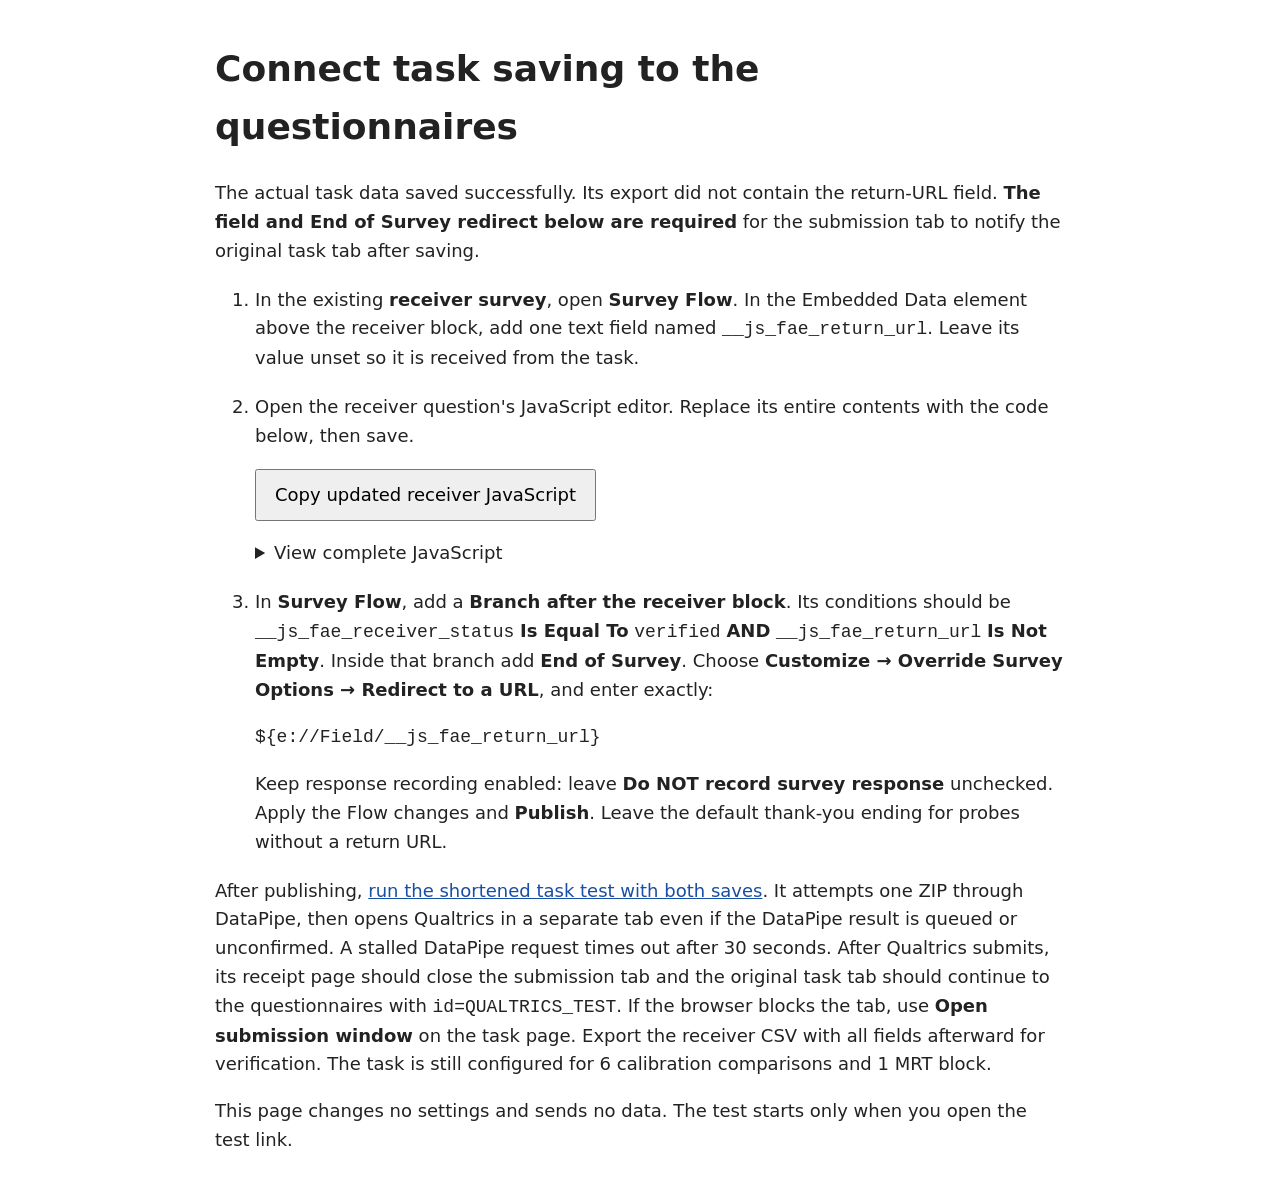
<file: qualtrics/FAE_Receiver_Return_Setup.html>
<!doctype html>
<html lang="en"><meta charset="utf-8"><meta name="viewport" content="width=device-width,initial-scale=1">
<title>Connect task saving to the questionnaires</title>
<style>body{max-width:850px;margin:40px auto;padding:0 24px;font:18px/1.6 system-ui;color:#222}li{margin:20px 0}code,textarea{font-family:monospace}textarea{width:100%;height:180px;box-sizing:border-box}button{font:inherit;padding:10px 18px;cursor:pointer}a{color:#174ea6}</style>
<h1>Connect task saving to the questionnaires</h1>
<p>The actual task data saved successfully. Its export did not contain the return-URL field. <b>The field and End of Survey redirect below are required</b> for the submission tab to notify the original task tab after saving.</p>
<ol>
<li>In the existing <b>receiver survey</b>, open <b>Survey Flow</b>. In the Embedded Data element above the receiver block, add one text field named <code>__js_fae_return_url</code>. Leave its value unset so it is received from the task.</li>
<li>Open the receiver question's JavaScript editor. Replace its entire contents with the code below, then save.<p><button id="copy" type="button">Copy updated receiver JavaScript</button> <span id="status" role="status"></span></p><details><summary>View complete JavaScript</summary><textarea id="source" readonly spellcheck="false">(function () {
function createQualtricsCodec() {
  // Keep this entire factory in ES5 syntax: Qualtrics' editor parses the inlined
  // copy separately from the participant browser. Promises/WebCrypto run there.
  var chunkSize = 18000, maxChunks = 256, schema = 'fae-qualtrics-zip-v1';
  function chunkName(n) { return 'fae_zip_' + ('0000' + n).slice(-4); }
  var metadata = ['fae_schema', 'fae_session_id', 'fae_subject_id', 'fae_filename',
    'fae_zip_bytes', 'fae_zip_sha256', 'fae_chunk_count', 'fae_run_mode', 'fae_return_url'];
  var fieldNames = metadata.slice();
  for (var index = 1; index &lt;= maxChunks; index++) fieldNames.push(chunkName(index));
  function fail(message) { throw new Error(message); }
  function scalar(value, label) {
    if (typeof value !== 'string' || !value || value.length &gt; 256 || /[\r\n\0]/.test(value)) fail('Invalid ' + label);
    return value;
  }
  function filename(value) {
    scalar(value, 'filename');
    if (!/^[A-Za-z0-9][A-Za-z0-9_.-]*\.zip$/.test(value)) fail('Unsafe ZIP filename');
    return value;
  }
  function integer(value, label, max) {
    if (!/^[1-9][0-9]*$/.test(String(value))) fail('Invalid ' + label);
    var n = Number(value);
    if (!isFinite(n) || Math.floor(n) !== n || n &gt; max) fail(label + ' exceeds prototype capacity');
    return n;
  }
  function validateReturnUrl(value) {
    if (value == null || value === '') return '';
    if (typeof value !== 'string' || value.length &gt; 8000) fail('Invalid return URL');
    var url = new URL(value);
    var survey = /(?:^|\.)qualtrics\.com$/.test(url.hostname) &amp;&amp; /^\/jfe\/form\/SV_[A-Za-z0-9]+$/.test(url.pathname);
    var receipt = url.origin === 'https://aaestudy.github.io' &amp;&amp; url.pathname === '/Studytasks_2026test/qualtrics/saved.html';
    if (url.protocol !== 'https:' || url.username || url.password || (!survey &amp;&amp; !receipt)) fail('Invalid return destination');
    return url.href;
  }
  function hash(bytes) {
    var cryptoApi = typeof crypto !== 'undefined' ? crypto : null;
    if (!cryptoApi || !cryptoApi.subtle) fail('Secure browser hashing is unavailable');
    return cryptoApi.subtle.digest('SHA-256', bytes).then(function (digest) {
      var values = new Uint8Array(digest), hex = '';
      for (var n = 0; n &lt; values.length; n++) hex += ('0' + values[n].toString(16)).slice(-2);
      return hex;
    });
  }
  function build(bytes, info) {
    return Promise.resolve().then(function () {
      if (!(bytes instanceof Uint8Array) || !bytes.length) fail('Missing ZIP bytes');
      if (bytes.length &gt; chunkSize * maxChunks * 3 / 4) fail('ZIP exceeds prototype capacity');
      var binary = '';
      for (var n = 0; n &lt; bytes.length; n += 8192) binary += String.fromCharCode.apply(null, bytes.subarray(n, n + 8192));
      var base64 = btoa(binary);
      return hash(bytes).then(function (digest) {
        var fields = {
          fae_schema: schema,
          fae_session_id: scalar(info.sessionId, 'session ID'),
          fae_subject_id: scalar(info.subjectId, 'subject ID'),
          fae_filename: filename(info.filename),
          fae_zip_bytes: String(bytes.length),
          fae_zip_sha256: digest,
          fae_chunk_count: String(Math.ceil(base64.length / chunkSize)),
          fae_run_mode: info.runMode,
          fae_return_url: validateReturnUrl(info.returnUrl)
        };
        if (['test', 'full', 'probe'].indexOf(fields.fae_run_mode) === -1) fail('Invalid run mode');
        for (var n = 0; n &lt; base64.length; n += chunkSize) fields[chunkName(n / chunkSize + 1)] = base64.slice(n, n + chunkSize);
        return verify(fields).then(function () { return fields; });
      });
    });
  }
  function verify(fields) {
    return Promise.resolve().then(function () {
      if (fields.fae_schema !== schema) fail('Unrecognized envelope schema');
      scalar(fields.fae_session_id, 'session ID');
      scalar(fields.fae_subject_id, 'subject ID');
      filename(fields.fae_filename);
      validateReturnUrl(fields.fae_return_url);
      if (['test', 'full', 'probe'].indexOf(fields.fae_run_mode) === -1) fail('Invalid run mode');
      var count = integer(fields.fae_chunk_count, 'chunk count', maxChunks);
      var byteCount = integer(fields.fae_zip_bytes, 'ZIP byte count', chunkSize * maxChunks * 3 / 4);
      if (!/^[a-f0-9]{64}$/.test(fields.fae_zip_sha256 || '')) fail('Invalid SHA-256');
      var chunks = [];
      for (var n = 1; n &lt;= maxChunks; n++) {
        var value = fields[chunkName(n)];
        if (n &gt; count) {
          if (value != null &amp;&amp; value !== '') fail('Unexpected extra ZIP chunk');
          continue;
        }
        if (typeof value !== 'string' || !value.length || value.length &gt; chunkSize ||
            (n &lt; count &amp;&amp; value.length !== chunkSize)) fail('Missing or truncated chunk ' + n);
        chunks.push(value);
      }
      var base64 = chunks.join('');
      if (base64.length !== 4 * Math.ceil(byteCount / 3) ||
          !/^(?:[A-Za-z0-9+/]{4})*(?:[A-Za-z0-9+/]{2}==|[A-Za-z0-9+/]{3}=)?$/.test(base64)) fail('Invalid base64 or length');
      var binary = atob(base64);
      if (btoa(binary) !== base64) fail('Non-canonical base64');
      var bytes = new Uint8Array(binary.length);
      for (var i = 0; i &lt; binary.length; i++) bytes[i] = binary.charCodeAt(i);
      if (bytes.length !== byteCount) fail('ZIP byte count mismatch');
      if (bytes.length &lt; 22 || bytes[0] !== 0x50 || bytes[1] !== 0x4b || bytes[2] !== 3 || bytes[3] !== 4) fail('Missing ZIP header');
      return hash(bytes).then(function (digest) {
        if (digest !== fields.fae_zip_sha256) fail('ZIP checksum mismatch');
        return bytes;
      });
    });
  }
  return { build: build, verify: verify, validateReturnUrl: validateReturnUrl, fieldNames: fieldNames, chunkSize: chunkSize, maxChunks: maxChunks, schema: schema };
}
// Installed into QID1 by build-qualtrics-receiver.mjs, with the codec inlined.
Qualtrics.SurveyEngine.addOnload(function () {
  this.hideNextButton();
  this.hidePreviousButton();
});
Qualtrics.SurveyEngine.addOnReady(function () {
  var question = this;
  var engine = Qualtrics.SurveyEngine;
  var codec = createQualtricsCodec();
  var container = question.getQuestionContainer();
  // Text imports or the editor can strip custom HTML attributes.
  var message = container.querySelector('[data-fae-status]') || container.querySelector('.QuestionText') || container;
  var fields = {};
  function showFailure(error) {
    var reason = String(error.message || error).slice(0,200);
    try {
      engine.setJSEmbeddedData('fae_receiver_status', 'invalid');
      engine.setJSEmbeddedData('fae_receiver_error', reason);
    } catch (ignored) {}
    message.textContent = 'We could not verify the task data. Your upload has not been confirmed. Test diagnostic: ' + reason;
  }
  try {
    if (typeof engine.getJSEmbeddedData !== 'function' || typeof engine.setJSEmbeddedData !== 'function') {
      throw new Error('The new Qualtrics embedded-data methods are unavailable.');
    }
    engine.setJSEmbeddedData('fae_receiver_status', 'checking');
    for (var i = 0; i &lt; codec.fieldNames.length; i++) {
      var name = codec.fieldNames[i];
      fields[name] = engine.getJSEmbeddedData(name);
    }
    if (!fields.fae_schema) {
      throw new Error('Missing JS-visible schema. Check __js_fae_schema above this block in Survey Flow and use the updated test sender.');
    }
  } catch (error) {
    showFailure(error);
    return;
  }
  codec.verify(fields).then(function () {
    // Survey Flow handles this URL only after the response is submitted.
    engine.setJSEmbeddedData('fae_return_url', codec.validateReturnUrl(fields.fae_return_url));
    // "verified" means integrity checked in the browser, not yet durable storage.
    engine.setJSEmbeddedData('fae_receiver_status', 'verified');
    engine.setJSEmbeddedData('fae_receiver_error', '');
    message.textContent = 'Submitting task data. Please keep this window open…';
    question.clickNextButton();
  }).catch(showFailure);
});

}());
</textarea></details></li>
<li>In <b>Survey Flow</b>, add a <b>Branch after the receiver block</b>. Its conditions should be <code>__js_fae_receiver_status</code> <b>Is Equal To</b> <code>verified</code> <b>AND</b> <code>__js_fae_return_url</code> <b>Is Not Empty</b>. Inside that branch add <b>End of Survey</b>. Choose <b>Customize → Override Survey Options → Redirect to a URL</b>, and enter exactly:<p><code>${e://Field/__js_fae_return_url}</code></p>Keep response recording enabled: leave <b>Do NOT record survey response</b> unchecked. Apply the Flow changes and <b>Publish</b>. Leave the default thank-you ending for probes without a return URL.</li>
</ol>
<p>After publishing, <a href="../?subjectID=IDQUALTRICS_TEST&id=QUALTRICS_TEST&saveTo=both">run the shortened task test with both saves</a>. It attempts one ZIP through DataPipe, then opens Qualtrics in a separate tab even if the DataPipe result is queued or unconfirmed. A stalled DataPipe request times out after 30 seconds. After Qualtrics submits, its receipt page should close the submission tab and the original task tab should continue to the questionnaires with <code>id=QUALTRICS_TEST</code>. If the browser blocks the tab, use <b>Open submission window</b> on the task page. Export the receiver CSV with all fields afterward for verification. The task is still configured for 6 calibration comparisons and 1 MRT block.</p>
<p>This page changes no settings and sends no data. The test starts only when you open the test link.</p>
<script>
document.getElementById('copy').onclick = async function () {
  var source = document.getElementById('source');
  try {
    if (navigator.clipboard && navigator.clipboard.writeText) await navigator.clipboard.writeText(source.value);
    else { source.closest('details').open = true; source.focus(); source.select(); if (!document.execCommand('copy')) throw new Error('Copy unavailable'); }
    document.getElementById('status').textContent = 'Copied. Paste into the receiver question JavaScript editor.';
  } catch (error) {
    source.closest('details').open = true; source.focus(); source.select();
    document.getElementById('status').textContent = 'Press Command+C on Mac or Ctrl+C on Windows to copy the selected code.';
  }
};
</script></html>
</file>
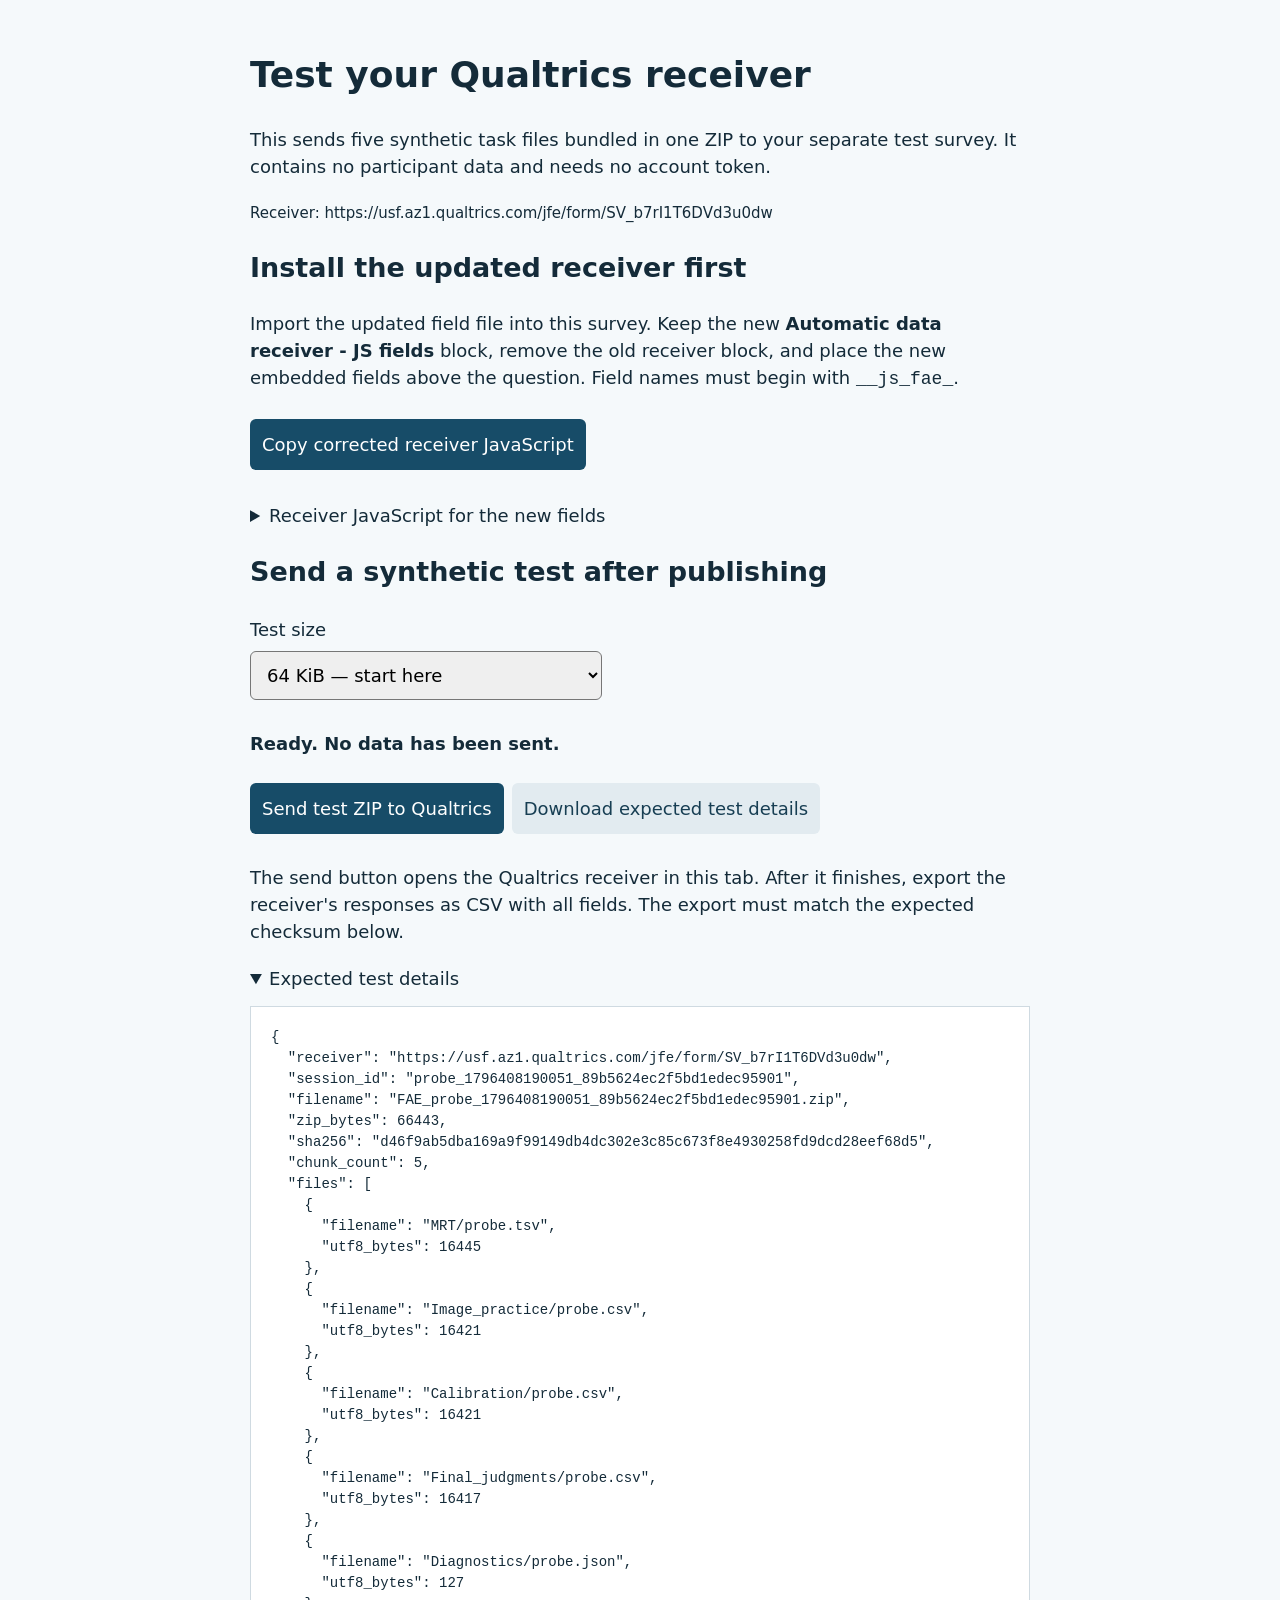
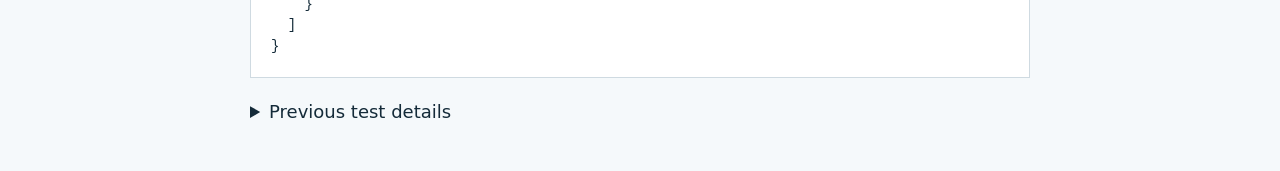
<file: qualtrics/FAE_Receiver_Test.html>
<!doctype html>
<html lang="en"><head><meta charset="utf-8"><meta name="viewport" content="width=device-width, initial-scale=1">
<title>FAE Qualtrics receiver test</title>
<style>
body{font:18px/1.5 system-ui,sans-serif;max-width:780px;margin:48px auto;padding:0 24px;color:#142b39;background:#f5f9fb}
label{display:block;margin-top:24px}select,button{font:inherit;padding:12px;border-radius:6px;margin:8px 8px 12px 0}
button{background:#174c68;color:#fff;border:0;cursor:pointer}button:disabled{opacity:.5;cursor:default}
#details{background:#e2ebf0;color:#173e53}pre{white-space:pre-wrap;overflow-wrap:anywhere;background:#fff;padding:20px;border:1px solid #cfdae1;font-size:14px}
#status{font-weight:600}small{overflow-wrap:anywhere}details{margin:20px 0}
textarea{box-sizing:border-box;width:100%;height:240px;font:13px/1.4 monospace;padding:12px}
</style></head><body>
<h1>Test your Qualtrics receiver</h1>
<p>This sends five synthetic task files bundled in one ZIP to your separate test survey. It contains no participant data and needs no account token.</p>
<small>Receiver: https://usf.az1.qualtrics.com/jfe/form/SV_b7rI1T6DVd3u0dw</small>
<h2>Install the updated receiver first</h2>
<p>Import the updated field file into this survey. Keep the new <strong>Automatic data receiver - JS fields</strong> block, remove the old receiver block, and place the new embedded fields above the question. Field names must begin with <code>__js_fae_</code>.</p>
<button id="copy-code">Copy corrected receiver JavaScript</button><p id="copy-status" role="status"></p>
<details id="code-panel"><summary>Receiver JavaScript for the new fields</summary><textarea id="receiver-code" readonly aria-label="Corrected receiver JavaScript" spellcheck="false"></textarea></details>
<h2>Send a synthetic test after publishing</h2>
<label for="size">Test size</label><select id="size"><option value="65536">64 KiB — start here</option><option value="2097152">2 MiB — after the first test passes</option></select>
<p id="status" role="status">Preparing synthetic files...</p>
<button id="send" disabled>Send test ZIP to Qualtrics</button><button id="details" disabled>Download expected test details</button>
<p>The send button opens the Qualtrics receiver in this tab. After it finishes, export the receiver's responses as CSV with all fields. The export must match the expected checksum below.</p>
<details open><summary>Expected test details</summary><pre id="summary"></pre></details>
<details><summary>Previous test details</summary><pre id="previous">No previous test recorded in this browser.</pre></details>
<script>function createSessionZip(files) {
  const encoder = new TextEncoder();
  const parts = [], central = [];
  let offset = 0;
  const crc32 = bytes => {
    let crc = 0xffffffff;
    for (const byte of bytes) {
      crc ^= byte;
      for (let bit = 0; bit < 8; bit++) crc = (crc >>> 1) ^ ((crc & 1) ? 0xedb88320 : 0);
    }
    return (crc ^ 0xffffffff) >>> 0;
  };
  const seen = new Set();
  for (const file of files) {
    if (!file.filename || file.filename.startsWith('/') || file.filename.includes('\\') ||
        file.filename.split('/').some(part => !part || part === '..' || part === '.') || seen.has(file.filename)) {
      throw new Error('Unsafe or duplicate ZIP filename');
    }
    seen.add(file.filename);
    const name = encoder.encode(file.filename), bytes = encoder.encode(file.text);
    if (name.length > 65535 || bytes.length > 0xffffffff) throw new Error('ZIP entry too large');
    const crc = crc32(bytes);
    const header = new Uint8Array(30 + name.length), h = new DataView(header.buffer);
    h.setUint32(0, 0x04034b50, true); h.setUint16(4, 20, true);
    h.setUint16(6, 0x800, true); h.setUint16(12, 33, true);
    h.setUint32(14, crc, true); h.setUint32(18, bytes.length, true);
    h.setUint32(22, bytes.length, true); h.setUint16(26, name.length, true);
    header.set(name, 30);
    const entry = new Uint8Array(46 + name.length), e = new DataView(entry.buffer);
    e.setUint32(0, 0x02014b50, true); e.setUint16(4, 20, true); e.setUint16(6, 20, true);
    e.setUint16(8, 0x800, true); e.setUint16(14, 33, true);
    e.setUint32(16, crc, true); e.setUint32(20, bytes.length, true);
    e.setUint32(24, bytes.length, true); e.setUint16(28, name.length, true);
    e.setUint32(42, offset, true); entry.set(name, 46);
    parts.push(header, bytes); central.push(entry); offset += header.length + bytes.length;
  }
  const directorySize = central.reduce((size, entry) => size + entry.length, 0);
  if (files.length > 65535 || offset + directorySize > 0xffffffff) throw new Error('ZIP64 not supported');
  const end = new Uint8Array(22), e = new DataView(end.buffer);
  e.setUint32(0, 0x06054b50, true); e.setUint16(8, files.length, true);
  e.setUint16(10, files.length, true); e.setUint32(12, directorySize, true); e.setUint32(16, offset, true);
  const zip = new Uint8Array(offset + directorySize + end.length);
  let position = 0;
  for (const part of [...parts, ...central, end]) { zip.set(part, position); position += part.length; }
  return zip;
}

function createQualtricsCodec() {
  // Keep this entire factory in ES5 syntax: Qualtrics' editor parses the inlined
  // copy separately from the participant browser. Promises/WebCrypto run there.
  var chunkSize = 18000, maxChunks = 256, schema = 'fae-qualtrics-zip-v1';
  function chunkName(n) { return 'fae_zip_' + ('0000' + n).slice(-4); }
  var metadata = ['fae_schema', 'fae_session_id', 'fae_subject_id', 'fae_filename',
    'fae_zip_bytes', 'fae_zip_sha256', 'fae_chunk_count', 'fae_run_mode', 'fae_return_url'];
  var fieldNames = metadata.slice();
  for (var index = 1; index <= maxChunks; index++) fieldNames.push(chunkName(index));
  function fail(message) { throw new Error(message); }
  function scalar(value, label) {
    if (typeof value !== 'string' || !value || value.length > 256 || /[\r\n\0]/.test(value)) fail('Invalid ' + label);
    return value;
  }
  function filename(value) {
    scalar(value, 'filename');
    if (!/^[A-Za-z0-9][A-Za-z0-9_.-]*\.zip$/.test(value)) fail('Unsafe ZIP filename');
    return value;
  }
  function integer(value, label, max) {
    if (!/^[1-9][0-9]*$/.test(String(value))) fail('Invalid ' + label);
    var n = Number(value);
    if (!isFinite(n) || Math.floor(n) !== n || n > max) fail(label + ' exceeds prototype capacity');
    return n;
  }
  function validateReturnUrl(value) {
    if (value == null || value === '') return '';
    if (typeof value !== 'string' || value.length > 8000) fail('Invalid return URL');
    var url = new URL(value);
    var survey = /(?:^|\.)qualtrics\.com$/.test(url.hostname) && /^\/jfe\/form\/SV_[A-Za-z0-9]+$/.test(url.pathname);
    var receipt = url.origin === 'https://aaestudy.github.io' && url.pathname === '/Studytasks_2026test/qualtrics/saved.html';
    if (url.protocol !== 'https:' || url.username || url.password || (!survey && !receipt)) fail('Invalid return destination');
    return url.href;
  }
  function hash(bytes) {
    var cryptoApi = typeof crypto !== 'undefined' ? crypto : null;
    if (!cryptoApi || !cryptoApi.subtle) fail('Secure browser hashing is unavailable');
    return cryptoApi.subtle.digest('SHA-256', bytes).then(function (digest) {
      var values = new Uint8Array(digest), hex = '';
      for (var n = 0; n < values.length; n++) hex += ('0' + values[n].toString(16)).slice(-2);
      return hex;
    });
  }
  function build(bytes, info) {
    return Promise.resolve().then(function () {
      if (!(bytes instanceof Uint8Array) || !bytes.length) fail('Missing ZIP bytes');
      if (bytes.length > chunkSize * maxChunks * 3 / 4) fail('ZIP exceeds prototype capacity');
      var binary = '';
      for (var n = 0; n < bytes.length; n += 8192) binary += String.fromCharCode.apply(null, bytes.subarray(n, n + 8192));
      var base64 = btoa(binary);
      return hash(bytes).then(function (digest) {
        var fields = {
          fae_schema: schema,
          fae_session_id: scalar(info.sessionId, 'session ID'),
          fae_subject_id: scalar(info.subjectId, 'subject ID'),
          fae_filename: filename(info.filename),
          fae_zip_bytes: String(bytes.length),
          fae_zip_sha256: digest,
          fae_chunk_count: String(Math.ceil(base64.length / chunkSize)),
          fae_run_mode: info.runMode,
          fae_return_url: validateReturnUrl(info.returnUrl)
        };
        if (['test', 'full', 'probe'].indexOf(fields.fae_run_mode) === -1) fail('Invalid run mode');
        for (var n = 0; n < base64.length; n += chunkSize) fields[chunkName(n / chunkSize + 1)] = base64.slice(n, n + chunkSize);
        return verify(fields).then(function () { return fields; });
      });
    });
  }
  function verify(fields) {
    return Promise.resolve().then(function () {
      if (fields.fae_schema !== schema) fail('Unrecognized envelope schema');
      scalar(fields.fae_session_id, 'session ID');
      scalar(fields.fae_subject_id, 'subject ID');
      filename(fields.fae_filename);
      validateReturnUrl(fields.fae_return_url);
      if (['test', 'full', 'probe'].indexOf(fields.fae_run_mode) === -1) fail('Invalid run mode');
      var count = integer(fields.fae_chunk_count, 'chunk count', maxChunks);
      var byteCount = integer(fields.fae_zip_bytes, 'ZIP byte count', chunkSize * maxChunks * 3 / 4);
      if (!/^[a-f0-9]{64}$/.test(fields.fae_zip_sha256 || '')) fail('Invalid SHA-256');
      var chunks = [];
      for (var n = 1; n <= maxChunks; n++) {
        var value = fields[chunkName(n)];
        if (n > count) {
          if (value != null && value !== '') fail('Unexpected extra ZIP chunk');
          continue;
        }
        if (typeof value !== 'string' || !value.length || value.length > chunkSize ||
            (n < count && value.length !== chunkSize)) fail('Missing or truncated chunk ' + n);
        chunks.push(value);
      }
      var base64 = chunks.join('');
      if (base64.length !== 4 * Math.ceil(byteCount / 3) ||
          !/^(?:[A-Za-z0-9+/]{4})*(?:[A-Za-z0-9+/]{2}==|[A-Za-z0-9+/]{3}=)?$/.test(base64)) fail('Invalid base64 or length');
      var binary = atob(base64);
      if (btoa(binary) !== base64) fail('Non-canonical base64');
      var bytes = new Uint8Array(binary.length);
      for (var i = 0; i < binary.length; i++) bytes[i] = binary.charCodeAt(i);
      if (bytes.length !== byteCount) fail('ZIP byte count mismatch');
      if (bytes.length < 22 || bytes[0] !== 0x50 || bytes[1] !== 0x4b || bytes[2] !== 3 || bytes[3] !== 4) fail('Missing ZIP header');
      return hash(bytes).then(function (digest) {
        if (digest !== fields.fae_zip_sha256) fail('ZIP checksum mismatch');
        return bytes;
      });
    });
  }
  return { build: build, verify: verify, validateReturnUrl: validateReturnUrl, fieldNames: fieldNames, chunkSize: chunkSize, maxChunks: maxChunks, schema: schema };
}

function validateReceiverUrl(value) {
  const url = new URL(value);
  if (url.origin !== 'https://usf.az1.qualtrics.com' ||
      !/^\/jfe\/form\/SV_[A-Za-z0-9]+$/.test(url.pathname) ||
      url.username || url.password || url.search || url.hash) {
    throw new Error('Use the published anonymous link for the separate USF receiver survey');
  }
  if (url.pathname.endsWith('/SV_8wijLZLkAmgskVE')) {
    throw new Error('This is the existing questionnaire survey, not the separate receiver');
  }
  return url.href;
}

async function postQualtricsBundle(fields, receiverUrl, documentObject = document, { target = '' } = {}) {
  const action = validateReceiverUrl(receiverUrl);
  if (target && !/^fae_save_[A-Za-z0-9_]+$/.test(target)) throw new Error('Invalid submission window');
  await createQualtricsCodec().verify(fields);
  const form = documentObject.createElement('form');
  form.method = 'POST'; form.action = action;
  if (target) form.target = target;
  form.enctype = 'application/x-www-form-urlencoded';
  form.acceptCharset = 'UTF-8'; form.hidden = true;
  const allowedFields = new Set(createQualtricsCodec().fieldNames);
  for (const [name, value] of Object.entries(fields)) {
    if (!allowedFields.has(name)) throw new Error('Unknown receiver field');
    const input = documentObject.createElement('input');
    // The modern question API exposes __js_name through getJSEmbeddedData('name').
    // Flow declarations and exported column names must use this same wire name.
    input.type = 'hidden'; input.name = '__js_' + name; input.value = value;
    form.appendChild(input);
  }
  documentObject.body.appendChild(form);
  form.submit();
}
var receiverUrl = "https://usf.az1.qualtrics.com/jfe/form/SV_b7rI1T6DVd3u0dw";
var fields = null;
var manifest = null;
var preparing = 0;
var getElement = function (id) { return document.getElementById(id); };
getElement('receiver-code').value = "(function () {\nfunction createQualtricsCodec() {\n  // Keep this entire factory in ES5 syntax: Qualtrics' editor parses the inlined\n  // copy separately from the participant browser. Promises/WebCrypto run there.\n  var chunkSize = 18000, maxChunks = 256, schema = 'fae-qualtrics-zip-v1';\n  function chunkName(n) { return 'fae_zip_' + ('0000' + n).slice(-4); }\n  var metadata = ['fae_schema', 'fae_session_id', 'fae_subject_id', 'fae_filename',\n    'fae_zip_bytes', 'fae_zip_sha256', 'fae_chunk_count', 'fae_run_mode', 'fae_return_url'];\n  var fieldNames = metadata.slice();\n  for (var index = 1; index <= maxChunks; index++) fieldNames.push(chunkName(index));\n  function fail(message) { throw new Error(message); }\n  function scalar(value, label) {\n    if (typeof value !== 'string' || !value || value.length > 256 || /[\\r\\n\\0]/.test(value)) fail('Invalid ' + label);\n    return value;\n  }\n  function filename(value) {\n    scalar(value, 'filename');\n    if (!/^[A-Za-z0-9][A-Za-z0-9_.-]*\\.zip$/.test(value)) fail('Unsafe ZIP filename');\n    return value;\n  }\n  function integer(value, label, max) {\n    if (!/^[1-9][0-9]*$/.test(String(value))) fail('Invalid ' + label);\n    var n = Number(value);\n    if (!isFinite(n) || Math.floor(n) !== n || n > max) fail(label + ' exceeds prototype capacity');\n    return n;\n  }\n  function validateReturnUrl(value) {\n    if (value == null || value === '') return '';\n    if (typeof value !== 'string' || value.length > 8000) fail('Invalid return URL');\n    var url = new URL(value);\n    var survey = /(?:^|\\.)qualtrics\\.com$/.test(url.hostname) && /^\\/jfe\\/form\\/SV_[A-Za-z0-9]+$/.test(url.pathname);\n    var receipt = url.origin === 'https://aaestudy.github.io' && url.pathname === '/Studytasks_2026test/qualtrics/saved.html';\n    if (url.protocol !== 'https:' || url.username || url.password || (!survey && !receipt)) fail('Invalid return destination');\n    return url.href;\n  }\n  function hash(bytes) {\n    var cryptoApi = typeof crypto !== 'undefined' ? crypto : null;\n    if (!cryptoApi || !cryptoApi.subtle) fail('Secure browser hashing is unavailable');\n    return cryptoApi.subtle.digest('SHA-256', bytes).then(function (digest) {\n      var values = new Uint8Array(digest), hex = '';\n      for (var n = 0; n < values.length; n++) hex += ('0' + values[n].toString(16)).slice(-2);\n      return hex;\n    });\n  }\n  function build(bytes, info) {\n    return Promise.resolve().then(function () {\n      if (!(bytes instanceof Uint8Array) || !bytes.length) fail('Missing ZIP bytes');\n      if (bytes.length > chunkSize * maxChunks * 3 / 4) fail('ZIP exceeds prototype capacity');\n      var binary = '';\n      for (var n = 0; n < bytes.length; n += 8192) binary += String.fromCharCode.apply(null, bytes.subarray(n, n + 8192));\n      var base64 = btoa(binary);\n      return hash(bytes).then(function (digest) {\n        var fields = {\n          fae_schema: schema,\n          fae_session_id: scalar(info.sessionId, 'session ID'),\n          fae_subject_id: scalar(info.subjectId, 'subject ID'),\n          fae_filename: filename(info.filename),\n          fae_zip_bytes: String(bytes.length),\n          fae_zip_sha256: digest,\n          fae_chunk_count: String(Math.ceil(base64.length / chunkSize)),\n          fae_run_mode: info.runMode,\n          fae_return_url: validateReturnUrl(info.returnUrl)\n        };\n        if (['test', 'full', 'probe'].indexOf(fields.fae_run_mode) === -1) fail('Invalid run mode');\n        for (var n = 0; n < base64.length; n += chunkSize) fields[chunkName(n / chunkSize + 1)] = base64.slice(n, n + chunkSize);\n        return verify(fields).then(function () { return fields; });\n      });\n    });\n  }\n  function verify(fields) {\n    return Promise.resolve().then(function () {\n      if (fields.fae_schema !== schema) fail('Unrecognized envelope schema');\n      scalar(fields.fae_session_id, 'session ID');\n      scalar(fields.fae_subject_id, 'subject ID');\n      filename(fields.fae_filename);\n      validateReturnUrl(fields.fae_return_url);\n      if (['test', 'full', 'probe'].indexOf(fields.fae_run_mode) === -1) fail('Invalid run mode');\n      var count = integer(fields.fae_chunk_count, 'chunk count', maxChunks);\n      var byteCount = integer(fields.fae_zip_bytes, 'ZIP byte count', chunkSize * maxChunks * 3 / 4);\n      if (!/^[a-f0-9]{64}$/.test(fields.fae_zip_sha256 || '')) fail('Invalid SHA-256');\n      var chunks = [];\n      for (var n = 1; n <= maxChunks; n++) {\n        var value = fields[chunkName(n)];\n        if (n > count) {\n          if (value != null && value !== '') fail('Unexpected extra ZIP chunk');\n          continue;\n        }\n        if (typeof value !== 'string' || !value.length || value.length > chunkSize ||\n            (n < count && value.length !== chunkSize)) fail('Missing or truncated chunk ' + n);\n        chunks.push(value);\n      }\n      var base64 = chunks.join('');\n      if (base64.length !== 4 * Math.ceil(byteCount / 3) ||\n          !/^(?:[A-Za-z0-9+/]{4})*(?:[A-Za-z0-9+/]{2}==|[A-Za-z0-9+/]{3}=)?$/.test(base64)) fail('Invalid base64 or length');\n      var binary = atob(base64);\n      if (btoa(binary) !== base64) fail('Non-canonical base64');\n      var bytes = new Uint8Array(binary.length);\n      for (var i = 0; i < binary.length; i++) bytes[i] = binary.charCodeAt(i);\n      if (bytes.length !== byteCount) fail('ZIP byte count mismatch');\n      if (bytes.length < 22 || bytes[0] !== 0x50 || bytes[1] !== 0x4b || bytes[2] !== 3 || bytes[3] !== 4) fail('Missing ZIP header');\n      return hash(bytes).then(function (digest) {\n        if (digest !== fields.fae_zip_sha256) fail('ZIP checksum mismatch');\n        return bytes;\n      });\n    });\n  }\n  return { build: build, verify: verify, validateReturnUrl: validateReturnUrl, fieldNames: fieldNames, chunkSize: chunkSize, maxChunks: maxChunks, schema: schema };\n}\n// Installed into QID1 by build-qualtrics-receiver.mjs, with the codec inlined.\nQualtrics.SurveyEngine.addOnload(function () {\n  this.hideNextButton();\n  this.hidePreviousButton();\n});\nQualtrics.SurveyEngine.addOnReady(function () {\n  var question = this;\n  var engine = Qualtrics.SurveyEngine;\n  var codec = createQualtricsCodec();\n  var container = question.getQuestionContainer();\n  // Text imports or the editor can strip custom HTML attributes.\n  var message = container.querySelector('[data-fae-status]') || container.querySelector('.QuestionText') || container;\n  var fields = {};\n  function showFailure(error) {\n    var reason = String(error.message || error).slice(0,200);\n    try {\n      engine.setJSEmbeddedData('fae_receiver_status', 'invalid');\n      engine.setJSEmbeddedData('fae_receiver_error', reason);\n    } catch (ignored) {}\n    message.textContent = 'We could not verify the task data. Your upload has not been confirmed. Test diagnostic: ' + reason;\n  }\n  try {\n    if (typeof engine.getJSEmbeddedData !== 'function' || typeof engine.setJSEmbeddedData !== 'function') {\n      throw new Error('The new Qualtrics embedded-data methods are unavailable.');\n    }\n    engine.setJSEmbeddedData('fae_receiver_status', 'checking');\n    for (var i = 0; i < codec.fieldNames.length; i++) {\n      var name = codec.fieldNames[i];\n      fields[name] = engine.getJSEmbeddedData(name);\n    }\n    if (!fields.fae_schema) {\n      throw new Error('Missing JS-visible schema. Check __js_fae_schema above this block in Survey Flow and use the updated test sender.');\n    }\n  } catch (error) {\n    showFailure(error);\n    return;\n  }\n  codec.verify(fields).then(function () {\n    // Survey Flow handles this URL only after the response is submitted.\n    engine.setJSEmbeddedData('fae_return_url', codec.validateReturnUrl(fields.fae_return_url));\n    // \"verified\" means integrity checked in the browser, not yet durable storage.\n    engine.setJSEmbeddedData('fae_receiver_status', 'verified');\n    engine.setJSEmbeddedData('fae_receiver_error', '');\n    message.textContent = 'Submitting task data. Please keep this window open…';\n    question.clickNextButton();\n  }).catch(showFailure);\n});\n\n}());\n";
getElement('copy-code').onclick = async function () {
  var area = getElement('receiver-code');
  getElement('code-panel').open = true;
  try {
    if (typeof navigator !== 'undefined' && navigator.clipboard && navigator.clipboard.writeText) {
      await navigator.clipboard.writeText(area.value);
    } else {
      area.focus(); area.select();
      if (!document.execCommand('copy')) throw new Error('Copy unavailable');
    }
    getElement('copy-status').textContent = 'Copied. Replace the entire question JavaScript with this code, save, and publish.';
  } catch (error) {
    area.focus(); area.select();
    getElement('copy-status').textContent = 'Code selected. Press Command+C on Mac or Ctrl+C on Windows, then paste into the question JavaScript editor.';
  }
};
function rememberManifest() {
  try { localStorage.setItem('fae_receiver_probe_manifest', JSON.stringify(manifest)); } catch (error) {}
}
async function prepareOfflineProbe() {
  var generation = ++preparing;
  getElement('send').disabled = true;
  getElement('details').disabled = true;
  fields = null;
  getElement('status').textContent = 'Preparing synthetic files...';
  try {
    var random = new Uint8Array(12);
    crypto.getRandomValues(random);
    var randomId = Array.from(random, function (n) { return ('0' + n.toString(16)).slice(-2); }).join('');
    var session = 'probe_' + Date.now() + '_' + randomId;
    var budget = Number(getElement('size').value);
    var specifications = [
      ['MRT/probe.tsv', 'subject\ttrial\ttask\tRT_from_metronome\n', 'SYNTHETIC\t1\tmetronome\t0.025\n'],
      ['Image_practice/probe.csv', 'subject,pic1,pic2,RT\n', 'SYNTHETIC,1,2,0.625\n'],
      ['Calibration/probe.csv', 'subject,pic1,pic2,RT\n', 'SYNTHETIC,3,4,0.750\n'],
      ['Final_judgments/probe.csv', 'subject,pic,confidence\n', 'SYNTHETIC,1,3\n']
    ];
    var files = specifications.map(function (spec) {
      return { filename:spec[0], text:spec[1] + spec[2].repeat(Math.ceil(budget / 4 / new TextEncoder().encode(spec[2]).length)) };
    });
    files.push({filename:'Diagnostics/probe.json', text:JSON.stringify({synthetic_only:true,session_id:session,created_at_utc:new Date().toISOString()})});
    var zip = createSessionZip(files);
    var prepared = await createQualtricsCodec().build(zip, {
      filename:'FAE_' + session + '.zip', sessionId:session, subjectId:'SYNTHETIC', runMode:'probe'
    });
    if (generation !== preparing) return;
    fields = prepared;
    manifest = {receiver:receiverUrl, session_id:session, filename:fields.fae_filename,
      zip_bytes:zip.length, sha256:fields.fae_zip_sha256, chunk_count:Number(fields.fae_chunk_count),
      files:files.map(function (file) { return {filename:file.filename, utf8_bytes:new TextEncoder().encode(file.text).length}; })};
    rememberManifest();
    getElement('status').textContent = 'Ready. No data has been sent.';
    getElement('summary').textContent = JSON.stringify(manifest, null, 2);
    getElement('send').disabled = false;
    getElement('details').disabled = false;
  } catch (error) {
    getElement('status').textContent = 'Could not prepare the test: ' + error.message;
  }
}
getElement('size').onchange = prepareOfflineProbe;
getElement('details').onclick = function () {
  if (!manifest) return;
  var address = URL.createObjectURL(new Blob([JSON.stringify(manifest,null,2) + '\n'],{type:'application/json'}));
  var link = document.createElement('a');
  link.href = address; link.download = manifest.session_id + '_expected.json';
  document.body.appendChild(link); link.click(); link.remove();
  setTimeout(function () { URL.revokeObjectURL(address); },1000);
};
getElement('send').onclick = async function () {
  getElement('send').disabled = true;
  getElement('size').disabled = true;
  try {
    rememberManifest();
    getElement('status').textContent = 'Sending this synthetic session to the receiver...';
    await postQualtricsBundle(fields,receiverUrl);
  } catch (error) {
    getElement('status').textContent = error.message;
    getElement('send').disabled = false;
    getElement('size').disabled = false;
  }
};
try {
  var previous = localStorage.getItem('fae_receiver_probe_manifest');
  if (previous) getElement('previous').textContent = 'Previous test details: ' + previous;
} catch (error) {}
var preparation = prepareOfflineProbe();
</script></body></html>
</file>
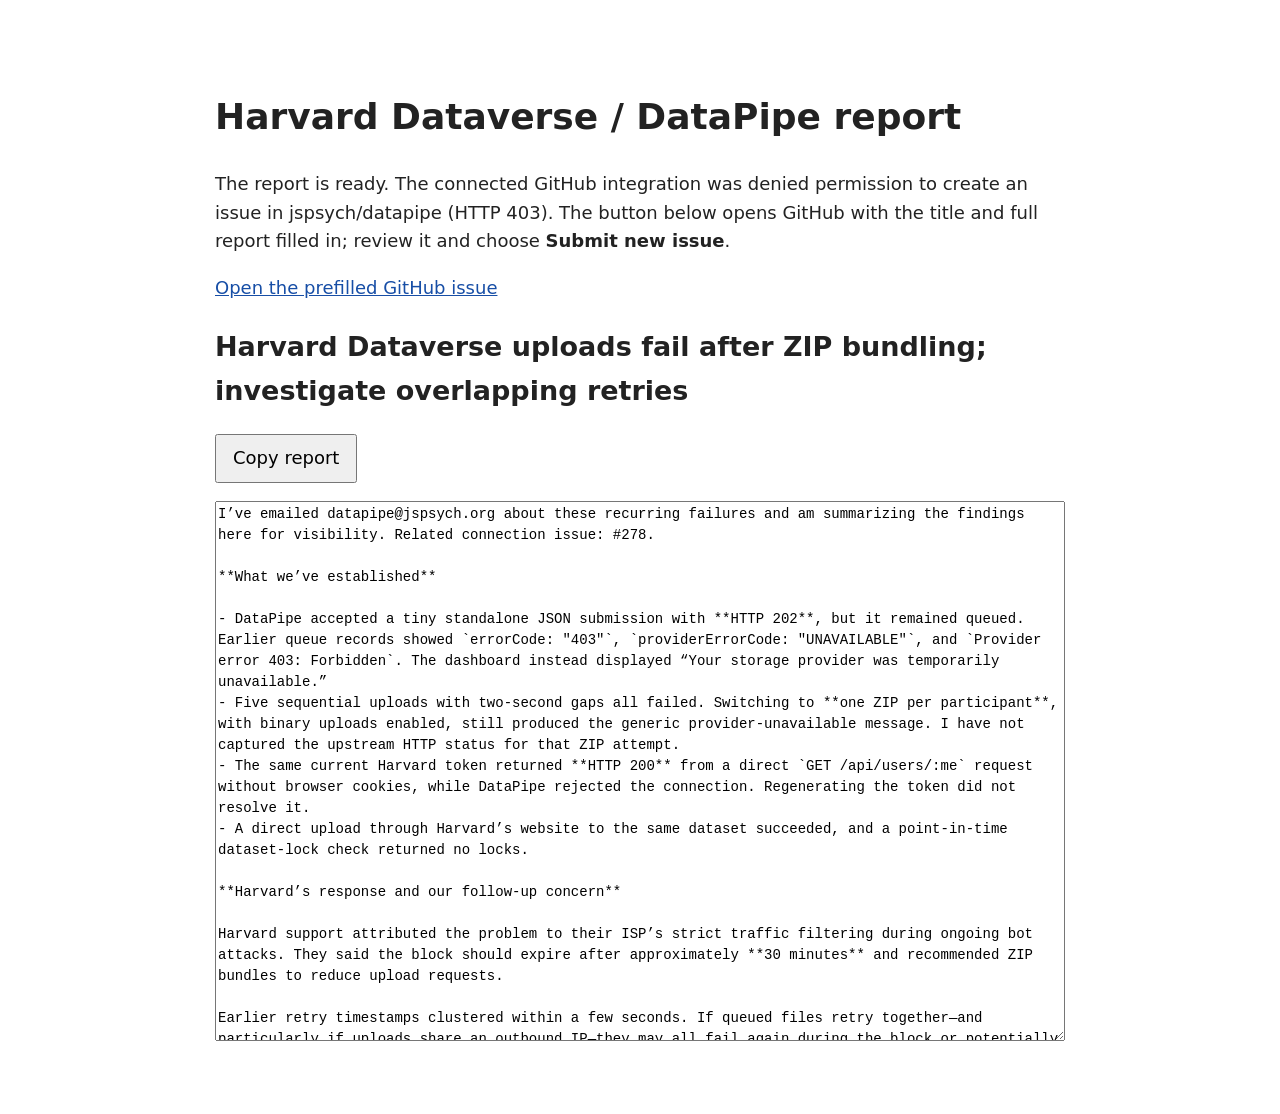
<file: qualtrics/Harvard_DataPipe_Report.html>
<!doctype html>
<html lang="en"><meta charset="utf-8"><meta name="viewport" content="width=device-width,initial-scale=1"><title>Harvard DataPipe issue report</title><style>body{max-width:850px;margin:40px auto;padding:24px;font:18px/1.6 system-ui;color:#222}textarea{width:100%;height:60vh;font:14px/1.5 monospace;box-sizing:border-box}button,a{font:inherit}button{padding:8px 16px}a{color:#174ea6}</style><h1>Harvard Dataverse / DataPipe report</h1><p>The report is ready. The connected GitHub integration was denied permission to create an issue in jspsych/datapipe (HTTP 403). The button below opens GitHub with the title and full report filled in; review it and choose <b>Submit new issue</b>.</p><p><a href="https://github.com/jspsych/datapipe/issues/new?title=Harvard%20Dataverse%20uploads%20fail%20after%20ZIP%20bundling%3B%20investigate%20overlapping%20retries&amp;body=I%E2%80%99ve%20emailed%20datapipe%40jspsych.org%20about%20these%20recurring%20failures%20and%20am%20summarizing%20the%20findings%20here%20for%20visibility.%20Related%20connection%20issue%3A%20%23278.%0A%0A%2A%2AWhat%20we%E2%80%99ve%20established%2A%2A%0A%0A-%20DataPipe%20accepted%20a%20tiny%20standalone%20JSON%20submission%20with%20%2A%2AHTTP%20202%2A%2A%2C%20but%20it%20remained%20queued.%20Earlier%20queue%20records%20showed%20%60errorCode%3A%20%22403%22%60%2C%20%60providerErrorCode%3A%20%22UNAVAILABLE%22%60%2C%20and%20%60Provider%20error%20403%3A%20Forbidden%60.%20The%20dashboard%20instead%20displayed%20%E2%80%9CYour%20storage%20provider%20was%20temporarily%20unavailable.%E2%80%9D%0A-%20Five%20sequential%20uploads%20with%20two-second%20gaps%20all%20failed.%20Switching%20to%20%2A%2Aone%20ZIP%20per%20participant%2A%2A%2C%20with%20binary%20uploads%20enabled%2C%20still%20produced%20the%20generic%20provider-unavailable%20message.%20I%20have%20not%20captured%20the%20upstream%20HTTP%20status%20for%20that%20ZIP%20attempt.%0A-%20The%20same%20current%20Harvard%20token%20returned%20%2A%2AHTTP%20200%2A%2A%20from%20a%20direct%20%60GET%20%2Fapi%2Fusers%2F%3Ame%60%20request%20without%20browser%20cookies%2C%20while%20DataPipe%20rejected%20the%20connection.%20Regenerating%20the%20token%20did%20not%20resolve%20it.%0A-%20A%20direct%20upload%20through%20Harvard%E2%80%99s%20website%20to%20the%20same%20dataset%20succeeded%2C%20and%20a%20point-in-time%20dataset-lock%20check%20returned%20no%20locks.%0A%0A%2A%2AHarvard%E2%80%99s%20response%20and%20our%20follow-up%20concern%2A%2A%0A%0AHarvard%20support%20attributed%20the%20problem%20to%20their%20ISP%E2%80%99s%20strict%20traffic%20filtering%20during%20ongoing%20bot%20attacks.%20They%20said%20the%20block%20should%20expire%20after%20approximately%20%2A%2A30%20minutes%2A%2A%20and%20recommended%20ZIP%20bundles%20to%20reduce%20upload%20requests.%0A%0AEarlier%20retry%20timestamps%20clustered%20within%20a%20few%20seconds.%20If%20queued%20files%20retry%20together%E2%80%94and%20particularly%20if%20uploads%20share%20an%20outbound%20IP%E2%80%94they%20may%20all%20fail%20again%20during%20the%20block%20or%20potentially%20trigger%20another%20limit.%20That%20remains%20a%20concern%20to%20investigate%2C%20not%20a%20confirmed%20cause.%20Client-side%20spacing%20cannot%20coordinate%20DataPipe%E2%80%99s%20server-side%20retries.%0A%0A%2A%2ACould%20you%20investigate%3A%2A%2A%0A%0A1.%20The%20actual%20upstream%20errors%20for%20both%20token%20validation%20and%20uploads%2C%20rather%20than%20only%20the%20generic%20dashboard%20messages.%0A2.%20Whether%20Harvard-bound%20retries%20overlap%20or%20share%20an%20outbound%20IP%2C%20and%20whether%20a%20provider-wide%20cooldown%2C%20limited%20concurrency%2C%20and%20staggered%20retries%20would%20help.%0A%0ASurvey%2C%20experiment%2C%20dataset%20and%20account%20identifiers%20are%20omitted%20here%3B%20I%20can%20provide%20them%20privately." target="_blank" rel="noopener noreferrer">Open the prefilled GitHub issue</a></p><h2>Harvard Dataverse uploads fail after ZIP bundling; investigate overlapping retries</h2><p><button id="copy" type="button">Copy report</button> <span id="status" role="status"></span></p><textarea id="body" readonly>I’ve emailed datapipe@jspsych.org about these recurring failures and am summarizing the findings here for visibility. Related connection issue: #278.

**What we’ve established**

- DataPipe accepted a tiny standalone JSON submission with **HTTP 202**, but it remained queued. Earlier queue records showed `errorCode: &quot;403&quot;`, `providerErrorCode: &quot;UNAVAILABLE&quot;`, and `Provider error 403: Forbidden`. The dashboard instead displayed “Your storage provider was temporarily unavailable.”
- Five sequential uploads with two-second gaps all failed. Switching to **one ZIP per participant**, with binary uploads enabled, still produced the generic provider-unavailable message. I have not captured the upstream HTTP status for that ZIP attempt.
- The same current Harvard token returned **HTTP 200** from a direct `GET /api/users/:me` request without browser cookies, while DataPipe rejected the connection. Regenerating the token did not resolve it.
- A direct upload through Harvard’s website to the same dataset succeeded, and a point-in-time dataset-lock check returned no locks.

**Harvard’s response and our follow-up concern**

Harvard support attributed the problem to their ISP’s strict traffic filtering during ongoing bot attacks. They said the block should expire after approximately **30 minutes** and recommended ZIP bundles to reduce upload requests.

Earlier retry timestamps clustered within a few seconds. If queued files retry together—and particularly if uploads share an outbound IP—they may all fail again during the block or potentially trigger another limit. That remains a concern to investigate, not a confirmed cause. Client-side spacing cannot coordinate DataPipe’s server-side retries.

**Could you investigate:**

1. The actual upstream errors for both token validation and uploads, rather than only the generic dashboard messages.
2. Whether Harvard-bound retries overlap or share an outbound IP, and whether a provider-wide cooldown, limited concurrency, and staggered retries would help.

Survey, experiment, dataset and account identifiers are omitted here; I can provide them privately.</textarea><script>document.getElementById('copy').onclick=async function(){var a=document.getElementById('body');try{if(navigator.clipboard&&navigator.clipboard.writeText)await navigator.clipboard.writeText(a.value);else{a.select();if(!document.execCommand('copy'))throw new Error('Copy unavailable');}document.getElementById('status').textContent='Copied.';}catch(e){a.select();document.getElementById('status').textContent='Press Command+C or Ctrl+C to copy the selected report.';}};</script></html>
</file>
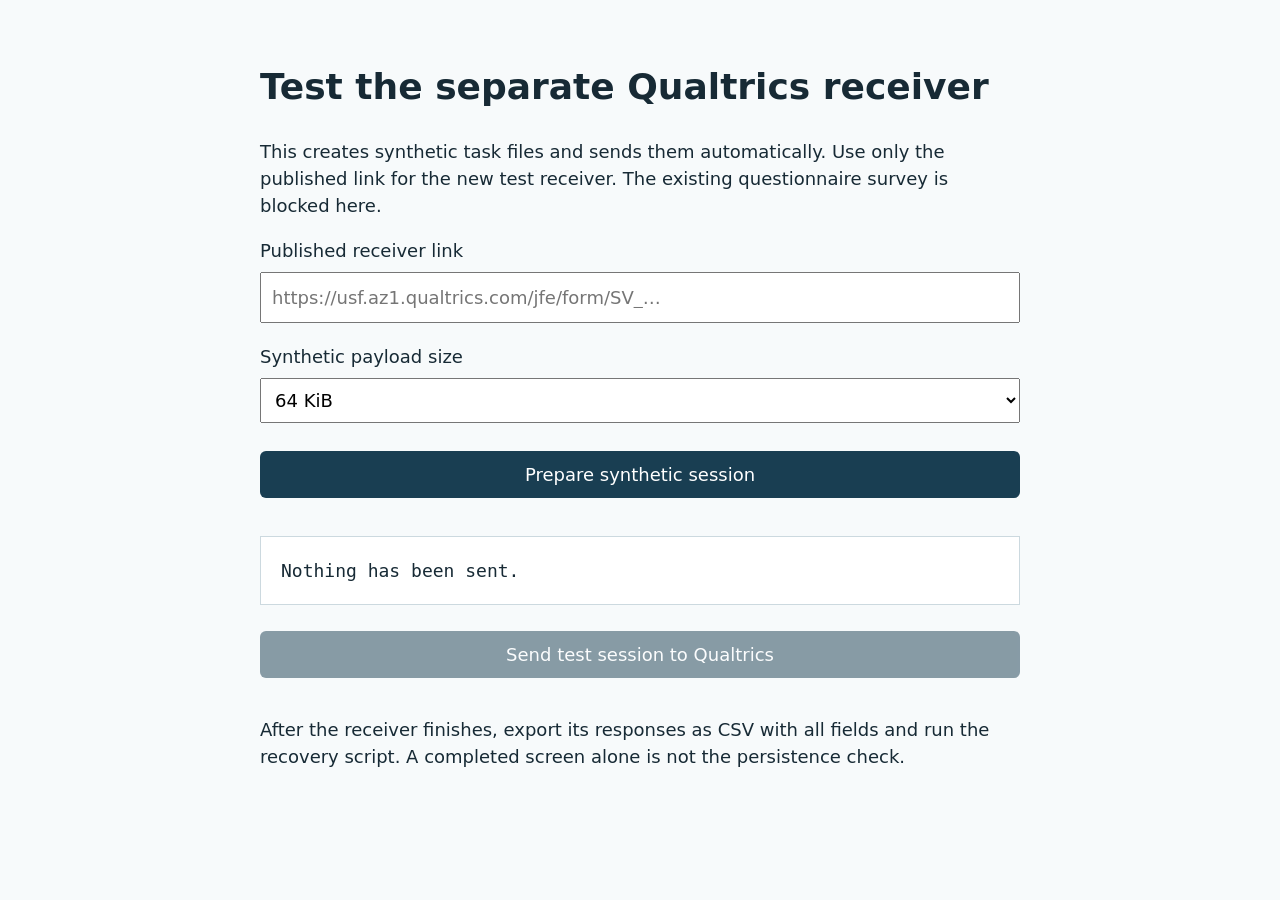
<file: qualtrics/probe.html>
<!doctype html>
<meta charset="utf-8">
<meta name="viewport" content="width=device-width, initial-scale=1">
<title>FAE receiver test</title>
<style>
body{font:18px/1.5 system-ui;max-width:760px;margin:60px auto;padding:0 24px;color:#172a35;background:#f7fafb}
input,select,button{font:inherit;padding:10px;box-sizing:border-box;width:100%;margin:8px 0 20px}
button{background:#193e52;color:white;border:0;border-radius:6px;cursor:pointer}button:disabled{opacity:.5}
pre{white-space:pre-wrap;overflow-wrap:anywhere;background:white;padding:20px;border:1px solid #ccd9df}
</style>
<h1>Test the separate Qualtrics receiver</h1>
<p>This creates synthetic task files and sends them automatically. Use only the published link for the new test receiver. The existing questionnaire survey is blocked here.</p>
<label>Published receiver link<input id="url" type="url" placeholder="https://usf.az1.qualtrics.com/jfe/form/SV_…" autocomplete="off"></label>
<label>Synthetic payload size<select id="size"><option value="65536" selected>64 KiB</option><option value="524288">512 KiB</option><option value="2097152">2 MiB</option><option value="3145728">3 MiB</option></select></label>
<button id="prepare">Prepare synthetic session</button>
<pre id="summary">Nothing has been sent.</pre>
<button id="send" disabled>Send test session to Qualtrics</button>
<p>After the receiver finishes, export its responses as CSV with all fields and run the recovery script. A completed screen alone is not the persistence check.</p>
<script type="module">
import { createSessionZip } from '../js/session-bundle.mjs';
import { createQualtricsCodec, postQualtricsBundle, validateReceiverUrl } from '../js/qualtrics-bundle.mjs';
const el = id => document.getElementById(id);
let fields;
el('prepare').onclick = async () => {
  el('send').disabled = true;
  try {
    validateReceiverUrl(el('url').value.trim());
    const session = `probe_${crypto.randomUUID()}`;
    const line = 'SYNTHETIC\t42\t0.625\t3\tcorrect\tUnicode-é-中文\n';
    const budget = Number(el('size').value);
    const files = ['MRT/probe.tsv','Image_practice/probe.csv','Calibration/probe.csv','Final_judgments/probe.csv']
      .map(filename => ({filename, text:'synthetic_only\n' + line.repeat(Math.ceil(budget / 4 / new TextEncoder().encode(line).length))}));
    files.push({filename:'Diagnostics/probe.json', text:JSON.stringify({synthetic:true, session})});
    const bytes = createSessionZip(files);
    fields = await createQualtricsCodec().build(bytes, {filename:`FAE_${session}.zip`,sessionId:session,subjectId:'SYNTHETIC',runMode:'probe'});
    el('summary').textContent = JSON.stringify({session, bytes:bytes.length, chunks:fields.fae_chunk_count, sha256:fields.fae_zip_sha256},null,2);
    el('send').disabled = false;
  } catch(error) { fields = null; el('summary').textContent = error.message; }
};
el('send').onclick = async () => {
  el('send').disabled = true;
  try { await postQualtricsBundle(fields, el('url').value.trim()); }
  catch(error) { el('summary').textContent = error.message; el('send').disabled = false; }
};
</script>
</file>
